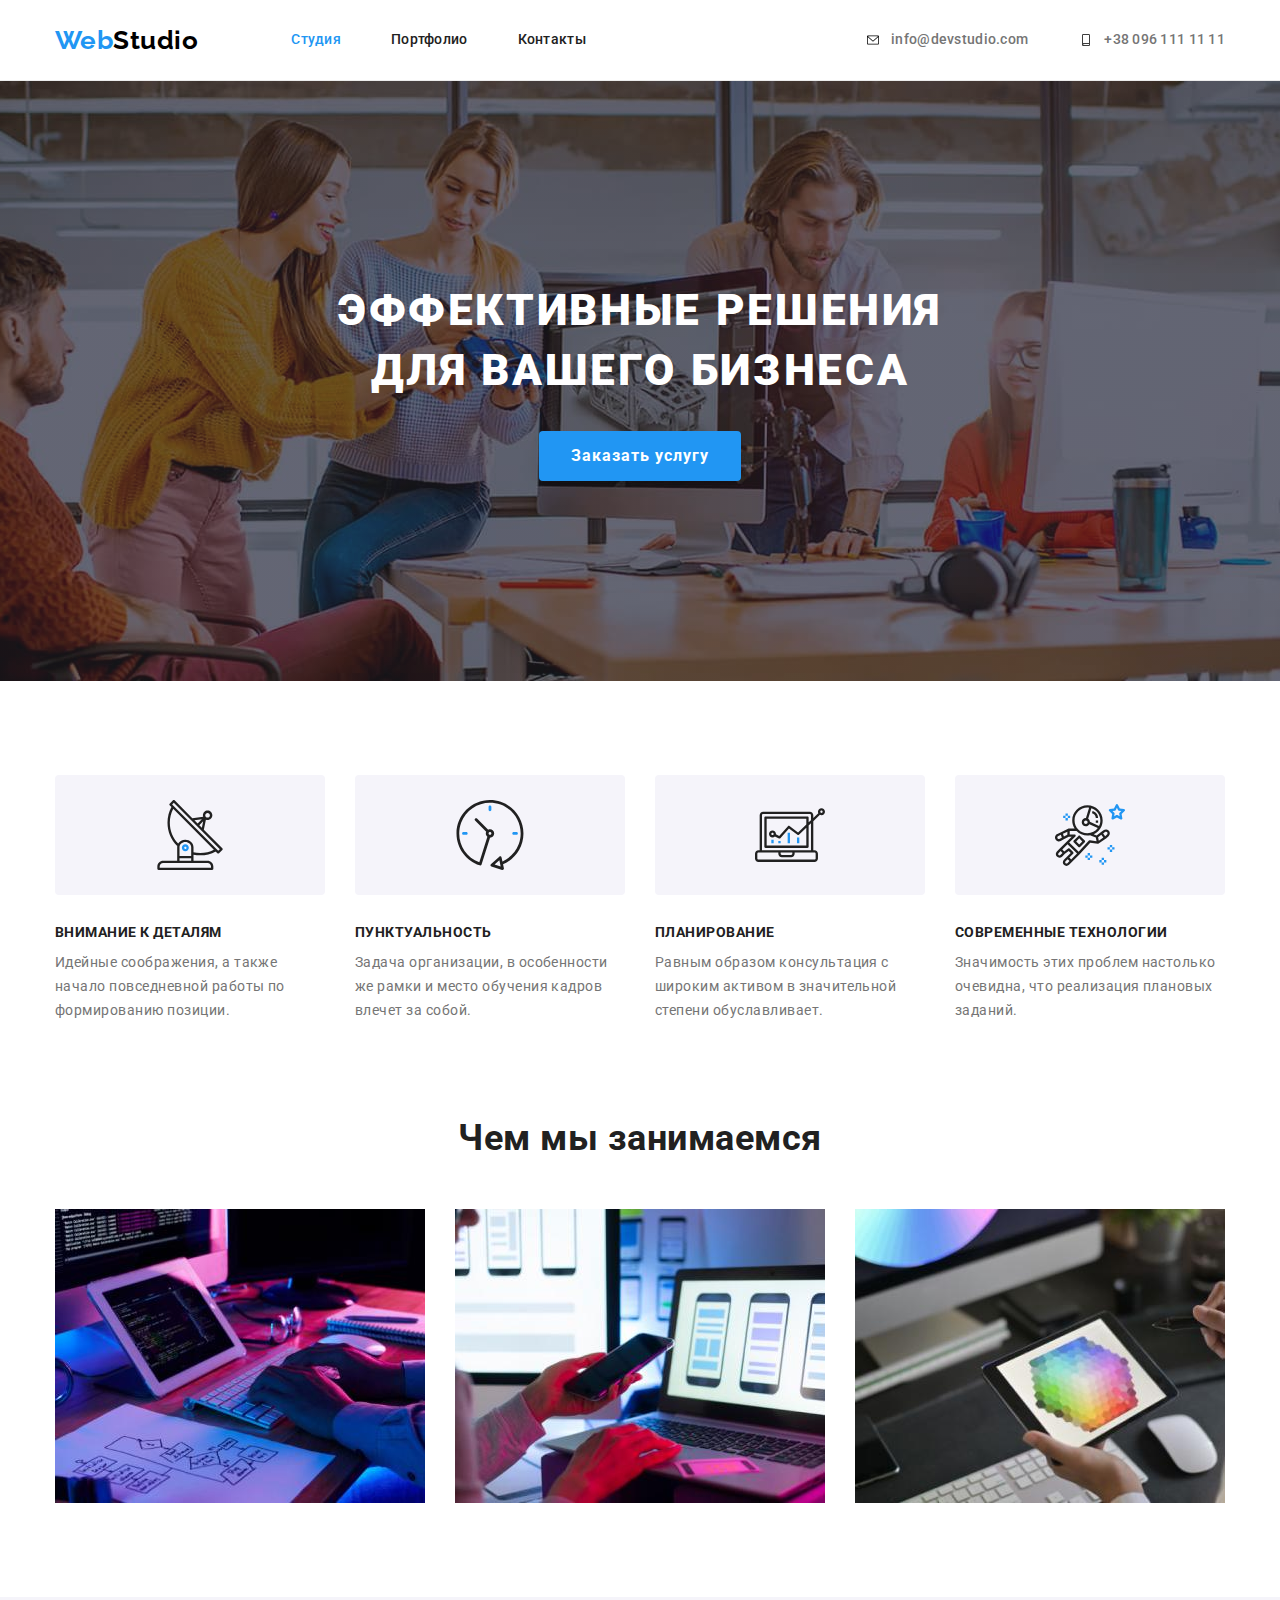
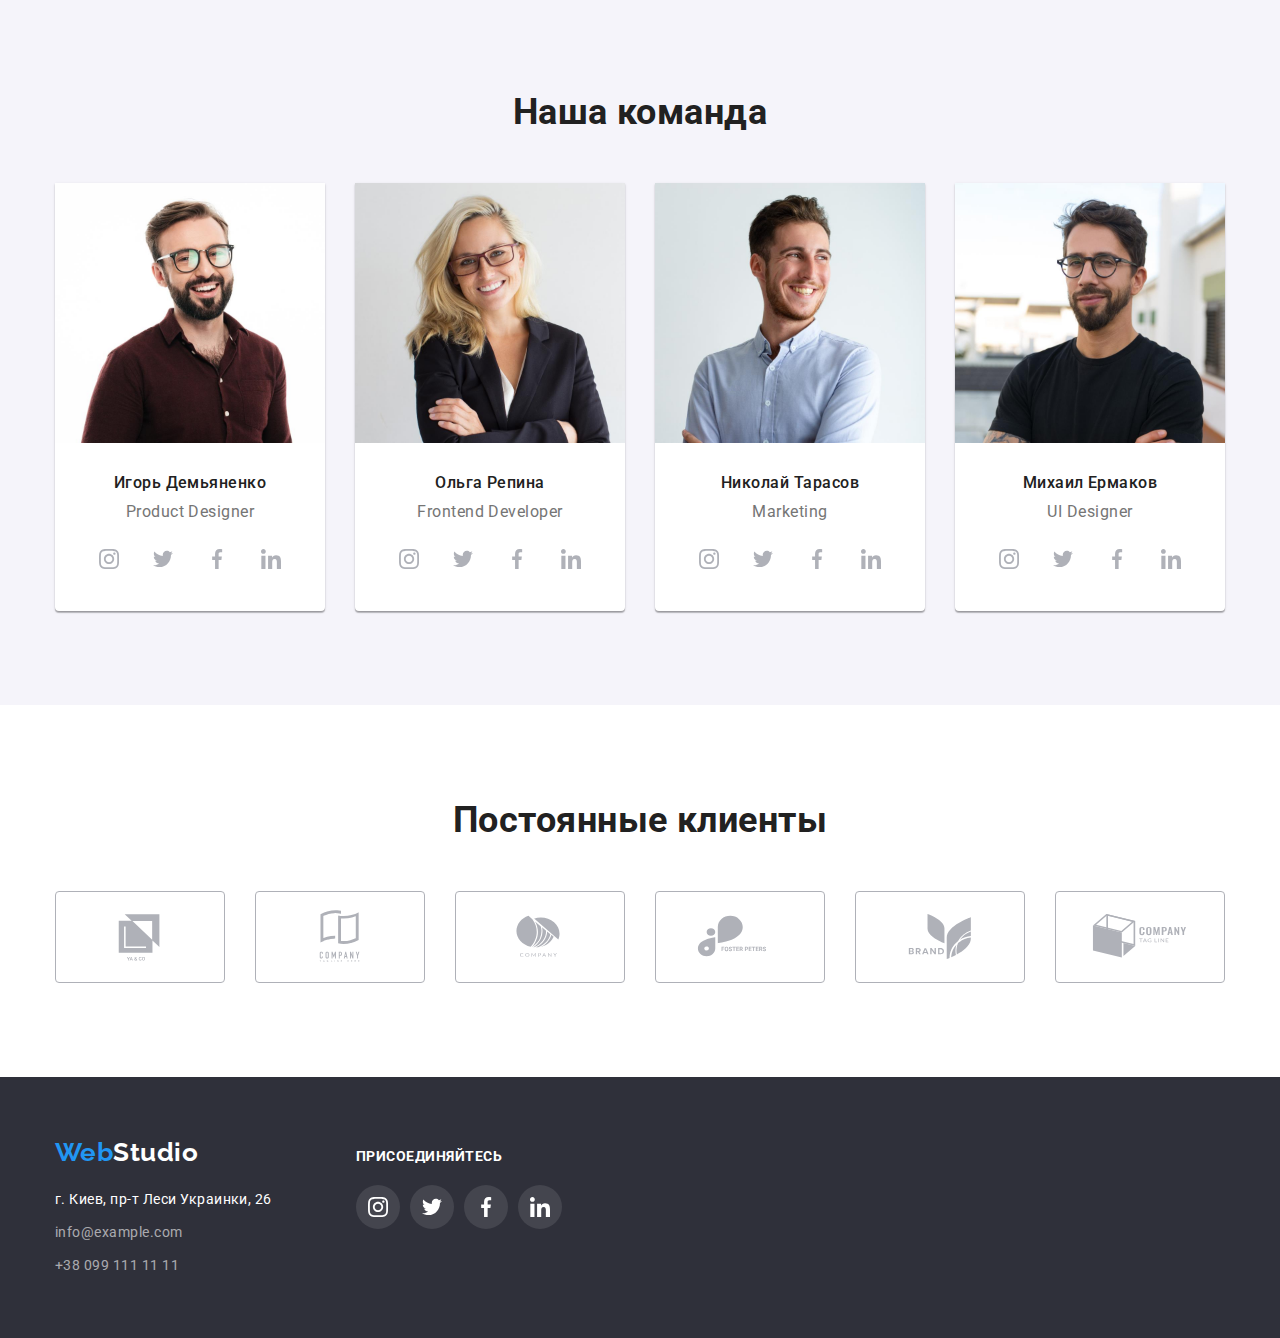
<file: index.html>
<!DOCTYPE html>
<html lang="ru">
  <head>
    <meta charset="UTF-8" />
    <meta http-equiv="X-UA-Compatible" content="IE=edge" />
    <meta name="viewport" content="width=device-width, initial-scale=1.0" />
    <title>Студия</title>
    <link rel="preconnect" href="https://fonts.googleapis.com" />
    <link rel="preconnect" href="https://fonts.gstatic.com" crossorigin />
    <link
      href="https://fonts.googleapis.com/css2?family=Raleway:wght@700&family=Roboto:wght@400;500;700;900&display=swap"
      rel="stylesheet"
    />
    <link
      rel="stylesheet"
      href="https://cdnjs.cloudflare.com/ajax/libs/modern-normalize/1.1.0/modern-normalize.min.css"
    />
    <link rel="stylesheet" href="./css/styles.css" />
  </head>

  <body>
    <!--Шапка -->
    <header class="page-header">
      <div class="container main-nav">
        <a href="./index.html" lang="en" class="logo">
          <span class="accent">Web</span>Studio</a
        >

        <nav>
          <ul class="menu-nav">
            <li class="item">
              <a href="./index.html" class="link current">Студия</a>
            </li>
            <li class="item">
              <a href="./portfolio.html" class="link">Портфолио</a>
            </li>
            <li class="item"><a href="" class="link">Контакты</a></li>
          </ul>
        </nav>

        <ul class="header-contacts">
          <li class="item">
            <a href="mailto:info@devstudio.com" class="link"
              ><svg class="mail-icon">
                <use href="./images/icons.svg#icon-envelope"></use>
              </svg>
              info@devstudio.com</a
            >
          </li>
          <li class="item">
            <a href="tel:+380961111111" class="link"
              ><svg class="mail-icon">
                <use href="./images/icons.svg#icon-smartphone"></use></svg
              >+38 096 111 11 11
            </a>
          </li>
        </ul>
      </div>
    </header>

    <!--Уникальная часть сайта-->
    <main>
      <section class="hero">
        <h1 class="hero-title">Эффективные решения для вашего бизнеса</h1>
        <button type="button" class="button primary">Заказать услугу</button>
      </section>
      <section class="section">
        <div class="container">
          <h2 class="section-title visually-hidden">Особенности</h2>
          <ul class="features">
            <li class="item">
              <div class="features-item-bg">
                <svg class="features-item-icon">
                  <use href="./images/icons.svg#icon-antenna"></use>
                </svg>
              </div>
              <h3 class="title">Внимание к деталям</h3>
              <p class="text">
                Идейные соображения, а также начало повседневной работы по
                формированию позиции.
              </p>
            </li>
            <li class="item">
              <div class="features-item-bg">
                <svg class="features-item-icon">
                  <use href="./images/icons.svg#icon-clock"></use>
                </svg>
              </div>
              <h3 class="title">Пунктуальность</h3>
              <p class="text">
                Задача организации, в особенности же рамки и место обучения
                кадров влечет за собой.
              </p>
            </li>
            <li class="item">
              <div class="features-item-bg">
                <svg class="features-item-icon">
                  <use href="./images/icons.svg#icon-diagram"></use>
                </svg>
              </div>
              <h3 class="title">Планирование</h3>
              <p class="text">
                Равным образом консультация с широким активом в значительной
                степени обуславливает.
              </p>
            </li>
            <li class="item">
              <div class="features-item-bg">
                <svg class="features-item-icon">
                  <use href="./images/icons.svg#icon-astronaut"></use>
                </svg>
              </div>
              <h3 class="title">Современные технологии</h3>
              <p class="text">
                Значимость этих проблем настолько очевидна, что реализация
                плановых заданий.
              </p>
            </li>
          </ul>
        </div>
      </section>
      <section class="section our-work">
        <div class="container">
          <h2 class="section-title">Чем мы занимаемся</h2>
          <ul class="work">
            <li class="item">
              <img
                src="./images/coding.jpg"
                alt="Сотрудник набирает код"
                width="370"
              />
            </li>
            <li class="item">
              <img
                src="./images/smartphone.jpg"
                alt="Сотрудник разрабатывает мобильное приложение"
                width="370"
              />
            </li>
            <li class="item">
              <img
                src="./images/tablet.jpg"
                alt="Сотрудник работает с планшетом"
                width="370"
              />
            </li>
          </ul>
        </div>
      </section>
      <section class="section our-team">
        <div class="container">
          <h2 class="section-title">Наша команда</h2>
          <ul class="team">
            <li class="item">
              <img
                src="./images/demyanenko.jpg"
                alt="Фото Игоря Демьяненко"
                width="270"
              />
              <div class="team-card">
                <h3 class="title">Игорь Демьяненко</h3>
                <p lang="en">Product Designer</p>
              </div>
              <ul class="social-list">
                <li class="social-item">
                  <a href="" class="social-link"
                    ><svg class="social-icon" width="20" height="20">
                      <use href="./images/icons.svg#icon-instagram"></use></svg
                  ></a>
                </li>
                <li class="social-item">
                  <a href="" class="social-link"
                    ><svg class="social-icon" width="20" height="20">
                      <use href="./images/icons.svg#icon-twitter"></use></svg
                  ></a>
                </li>
                <li class="social-item">
                  <a href="" class="social-link"
                    ><svg class="social-icon" width="20" height="20">
                      <use href="./images/icons.svg#icon-facebook"></use></svg
                  ></a>
                </li>
                <li class="social-item">
                  <a href="" class="social-link"
                    ><svg class="social-icon" width="20" height="20">
                      <use href="./images/icons.svg#icon-linkedin"></use></svg
                  ></a>
                </li>
              </ul>
            </li>
            <li class="item">
              <img
                src="./images/repina.jpg"
                alt="Фото Ольги Репиной"
                width="270"
              />
              <div class="team-card">
                <h3 class="title">Ольга Репина</h3>
                <p lang="en">Frontend Developer</p>
              </div>
              <ul class="social-list">
                <li class="social-item">
                  <a href="" class="social-link"
                    ><svg class="social-icon" width="20" height="20">
                      <use href="./images/icons.svg#icon-instagram"></use></svg
                  ></a>
                </li>
                <li class="social-item">
                  <a href="" class="social-link"
                    ><svg class="social-icon" width="20" height="20">
                      <use href="./images/icons.svg#icon-twitter"></use></svg
                  ></a>
                </li>
                <li class="social-item">
                  <a href="" class="social-link"
                    ><svg class="social-icon" width="20" height="20">
                      <use href="./images/icons.svg#icon-facebook"></use></svg
                  ></a>
                </li>
                <li class="social-item">
                  <a href="" class="social-link"
                    ><svg class="social-icon" width="20" height="20">
                      <use href="./images/icons.svg#icon-linkedin"></use></svg
                  ></a>
                </li>
              </ul>
            </li>
            <li class="item">
              <img
                src="./images/tarasov.jpg"
                alt="Фото Николая Тарасова"
                width="270"
              />
              <div class="team-card">
                <h3 class="title">Николай Тарасов</h3>
                <p lang="en">Marketing</p>
              </div>
              <ul class="social-list">
                <li class="social-item">
                  <a href="" class="social-link"
                    ><svg class="social-icon" width="20" height="20">
                      <use href="./images/icons.svg#icon-instagram"></use></svg
                  ></a>
                </li>
                <li class="social-item">
                  <a href="" class="social-link"
                    ><svg class="social-icon" width="20" height="20">
                      <use href="./images/icons.svg#icon-twitter"></use></svg
                  ></a>
                </li>
                <li class="social-item">
                  <a href="" class="social-link"
                    ><svg class="social-icon" width="20" height="20">
                      <use href="./images/icons.svg#icon-facebook"></use></svg
                  ></a>
                </li>
                <li class="social-item">
                  <a href="" class="social-link"
                    ><svg class="social-icon" width="20" height="20">
                      <use href="./images/icons.svg#icon-linkedin"></use></svg
                  ></a>
                </li>
              </ul>
            </li>
            <li class="item">
              <img
                src="./images/yermakov.jpg"
                alt="Фото Михаила Ермакова"
                width="270"
              />
              <div class="team-card">
                <h3 class="title">Михаил Ермаков</h3>
                <p lang="en">UI Designer</p>
              </div>
              <ul class="social-list">
                <li class="social-item">
                  <a href="" class="social-link"
                    ><svg class="social-icon" width="20" height="20">
                      <use href="./images/icons.svg#icon-instagram"></use></svg
                  ></a>
                </li>
                <li class="social-item">
                  <a href="" class="social-link"
                    ><svg class="social-icon" width="20" height="20">
                      <use href="./images/icons.svg#icon-twitter"></use></svg
                  ></a>
                </li>
                <li class="social-item">
                  <a href="" class="social-link"
                    ><svg class="social-icon" width="20" height="20">
                      <use href="./images/icons.svg#icon-facebook"></use></svg
                  ></a>
                </li>
                <li class="social-item">
                  <a href="" class="social-link"
                    ><svg class="social-icon" width="20" height="20">
                      <use href="./images/icons.svg#icon-linkedin"></use></svg
                  ></a>
                </li>
              </ul>
            </li>
          </ul>
        </div>
      </section>
      <section class="section clients">
        <div class="container">
          <h2 class="section-title">Постоянные клиенты</h2>
          <ul class="clients-list">
            <li class="clients-item">
              <a href="" class="clients-link"
                ><svg class="clients-icon" width="106" height="60">
                  <use href="./images/icons.svg#icon-ya-co"></use></svg
              ></a>
            </li>
            <li class="clients-item">
              <a href="" class="clients-link"
                ><svg class="clients-icon" width="106" height="60">
                  <use href="./images/icons.svg#icon-tagline-here"></use></svg
              ></a>
            </li>
            <li class="clients-item">
              <a href="" class="clients-link"
                ><svg class="clients-icon" width="106" height="60">
                  <use href="./images/icons.svg#icon-company"></use></svg
              ></a>
            </li>
            <li class="clients-item">
              <a href="" class="clients-link"
                ><svg class="clients-icon" width="106" height="60">
                  <use href="./images/icons.svg#icon-foster-peters"></use></svg
              ></a>
            </li>
            <li class="clients-item">
              <a href="" class="clients-link"
                ><svg class="clients-icon" width="106" height="60">
                  <use href="./images/icons.svg#icon-brand"></use></svg
              ></a>
            </li>
            <li class="clients-item">
              <a href="" class="clients-link"
                ><svg class="clients-icon" width="106" height="60">
                  <use href="./images/icons.svg#icon-tag-line"></use></svg
              ></a>
            </li>
          </ul>
        </div>
      </section>
    </main>

    <!--Подвал-->
    <footer class="footer">
      <div class="container footer-container">
        <div class="footer-contacts">
          <a href="./index.html" lang="en" class="logo">
            <span class="accent">Web</span>Studio</a
          >
          <address class="address">
            <ul>
              <li class="item">
                <a
                  href="https://goo.gl/maps/eB3fRAmNxH7wxSkm9"
                  target="_blank"
                  rel="norefferer noopener"
                  class="address-link link"
                  >г. Киев, пр-т Леси Украинки, 26</a
                >
              </li>
              <li class="item">
                <a href="mailto:info@example.com" class="address-contacts link"
                  >info@example.com</a
                >
              </li>
              <li class="item">
                <a href="tel:+380991111111" class="address-contacts link"
                  >+38 099 111 11 11</a
                >
              </li>
            </ul>
          </address>
        </div>
        <div class="footer-social">
          <p class="social-text">присоединяйтесь</p>
          <ul class="footer-social-list social-list">
            <li class="social-item">
              <a href="" class="social-link"
                ><svg class="social-icon" width="20" height="20">
                  <use href="./images/icons.svg#icon-instagram"></use></svg
              ></a>
            </li>
            <li class="social-item">
              <a href="" class="social-link"
                ><svg class="social-icon" width="20" height="20">
                  <use href="./images/icons.svg#icon-twitter"></use></svg
              ></a>
            </li>
            <li class="social-item">
              <a href="" class="social-link"
                ><svg class="social-icon" width="20" height="20">
                  <use href="./images/icons.svg#icon-facebook"></use></svg
              ></a>
            </li>
            <li class="social-item">
              <a href="" class="social-link"
                ><svg class="social-icon" width="20" height="20">
                  <use href="./images/icons.svg#icon-linkedin"></use></svg
              ></a>
            </li>
          </ul>
        </div>
      </div>
    </footer>
  </body>
</html>
</file>
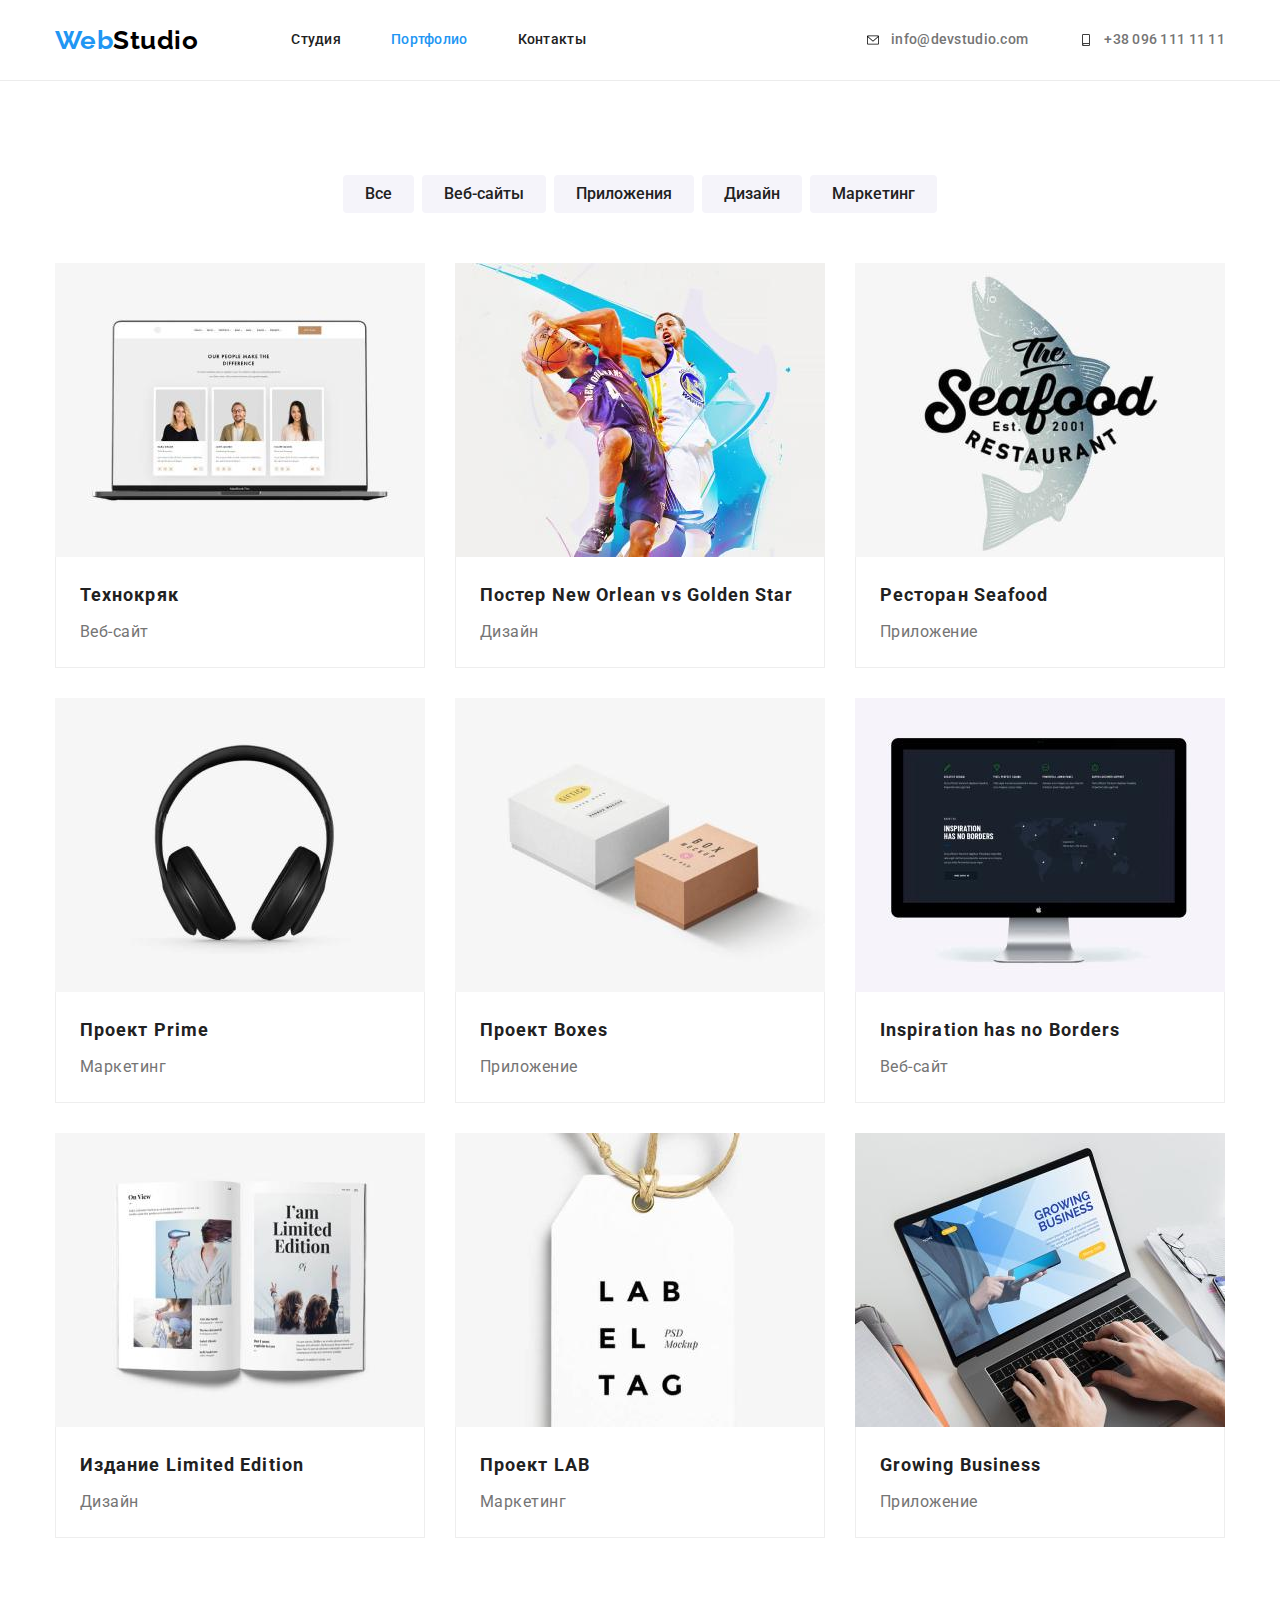
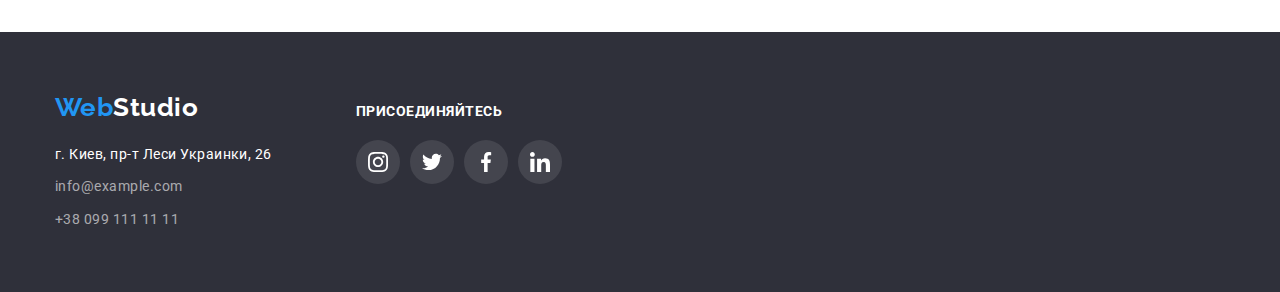
<file: portfolio.html>
<!DOCTYPE html>
<html lang="ru">
  <head>
    <meta charset="UTF-8" />
    <meta http-equiv="X-UA-Compatible" content="IE=edge" />
    <meta name="viewport" content="width=device-width, initial-scale=1.0" />
    <title>Портфолио</title>
    <link rel="preconnect" href="https://fonts.googleapis.com" />
    <link rel="preconnect" href="https://fonts.gstatic.com" crossorigin />
    <link
      href="https://fonts.googleapis.com/css2?family=Raleway:wght@700&family=Roboto:wght@400;500;700;900&display=swap"
      rel="stylesheet"
    />
    <link
      rel="stylesheet"
      href="https://cdnjs.cloudflare.com/ajax/libs/modern-normalize/1.1.0/modern-normalize.min.css"
    />
    <link rel="stylesheet" href="./css/styles.css" />
  </head>
  <body>
    <!--Шапка -->
    <header class="page-header">
      <div class="container main-nav">
        <a href="./index.html" lang="en" class="logo">
          <span class="accent">Web</span>Studio</a
        >

        <nav>
          <ul class="menu-nav">
            <li class="item">
              <a href="./index.html" class="link">Студия</a>
            </li>
            <li class="item">
              <a href="./portfolio.html" class="link current">Портфолио</a>
            </li>
            <li class="item"><a href="" class="link">Контакты</a></li>
          </ul>
        </nav>

        <ul class="header-contacts">
          <li class="item">
            <a href="mailto:info@devstudio.com" class="link"
              ><svg class="mail-icon">
                <use href="./images/icons.svg#icon-envelope"></use>
              </svg>
              info@devstudio.com</a
            >
          </li>
          <li class="item">
            <a href="tel:+380961111111" class="link"
              ><svg class="mail-icon">
                <use href="./images/icons.svg#icon-smartphone"></use></svg
              >+38 096 111 11 11
            </a>
          </li>
        </ul>
      </div>
    </header>

    <!--Уникальная часть сайта-->
    <main>
      <section class="section">
        <div class="container">
          <h1 class="section-title visually-hidden">Портфолио</h1>
          <ul class="filters">
            <li class="item">
              <button type="button" class="button secondary">Все</button>
            </li>
            <li class="item">
              <button type="button" class="button secondary">Веб-сайты</button>
            </li>
            <li class="item">
              <button type="button" class="button secondary">Приложения</button>
            </li>
            <li class="item">
              <button type="button" class="button secondary">Дизайн</button>
            </li>
            <li class="item">
              <button type="button" class="button secondary">Маркетинг</button>
            </li>
          </ul>

          <ul class="portfolio">
            <li class="item">
              <a href="" class="link"
                ><img
                  src="./images/laptop.jpg"
                  alt="Изображение сайта на экране ноутбука"
                  width="370"
                />
                <div class="portfolio-card">
                  <h2 class="title">Технокряк</h2>
                  <p class="text">Веб-сайт</p>
                </div>
              </a>
            </li>
            <li class="item">
              <a href="" class="link"
                ><img
                  src="./images/poster.jpg"
                  alt="Два баскетболиста с мячом"
                  width="370"
                />
                <div class="portfolio-card">
                  <h2 class="title">
                    Постер
                    <span lang="en">New Orlean vs Golden Star</span>
                  </h2>
                  <p class="text">Дизайн</p>
                </div>
              </a>
            </li>
            <li class="item">
              <a href="" class="link"
                ><img
                  src="./images/restourant.jpg"
                  alt="Логотип ресторана"
                  width="370"
                />
                <div class="portfolio-card">
                  <h2 class="title">Ресторан <span lang="en">Seafood</span></h2>
                  <p class="text">Приложение</p>
                </div>
              </a>
            </li>
            <li class="item">
              <a href="" class="link"
                ><img
                  src="./images/headphones.jpg"
                  alt="Наушники"
                  width="370"
                />
                <div class="portfolio-card">
                  <h2 class="title">Проект <span lang="en">Prime</span></h2>
                  <p class="text">Маркетинг</p>
                </div>
              </a>
            </li>
            <li class="item">
              <a href="" class="link"
                ><img src="./images/boxes.jpg" alt="Две коробки" width="370" />
                <div class="portfolio-card">
                  <h2 class="title">Проект <span lang="en">Boxes</span></h2>
                  <p class="text">Приложение</p>
                </div>
              </a>
            </li>
            <li class="item">
              <a href="" class="link"
                ><img src="./images/site.jpg" alt="Сайт" width="370" />
                <div class="portfolio-card">
                  <h2 lang="en" class="title">Inspiration has no Borders</h2>
                  <p class="text">Веб-сайт</p>
                </div>
              </a>
            </li>
            <li class="item">
              <a href="" class="link"
                ><img
                  src="./images/edition.jpg"
                  alt="Разворот издания"
                  width="370"
                />
                <div class="portfolio-card">
                  <h2 class="title">
                    Издание <span lang="en">Limited Edition</span>
                  </h2>
                  <p class="text">Дизайн</p>
                </div>
              </a>
            </li>
            <li class="item">
              <a href="" class="link"
                ><img src="./images/label.jpg" alt="Бирка" width="370" />
                <div class="portfolio-card">
                  <h2 class="title">Проект <span lang="en">LAB</span></h2>
                  <p class="text">Маркетинг</p>
                </div>
              </a>
            </li>
            <li class="item">
              <a href="" class="link"
                ><img
                  src="./images/app.jpg"
                  alt="Приложение на экране ноутбука"
                  width="370"
                />
                <div class="portfolio-card">
                  <h2 lang="en" class="title">Growing Business</h2>
                  <p class="text">Приложение</p>
                </div>
              </a>
            </li>
          </ul>
        </div>
      </section>
    </main>

    <!--Подвал-->
    <footer class="footer">
      <div class="container footer-container">
        <div class="footer-contacts">
          <a href="./index.html" lang="en" class="logo">
            <span class="accent">Web</span>Studio</a
          >
          <address class="address">
            <ul>
              <li class="item">
                <a
                  href="https://goo.gl/maps/eB3fRAmNxH7wxSkm9"
                  target="_blank"
                  rel="norefferer noopener"
                  class="address-link link"
                  >г. Киев, пр-т Леси Украинки, 26</a
                >
              </li>
              <li class="item">
                <a href="mailto:info@example.com" class="address-contacts link"
                  >info@example.com</a
                >
              </li>
              <li class="item">
                <a href="tel:+380991111111" class="address-contacts link"
                  >+38 099 111 11 11</a
                >
              </li>
            </ul>
          </address>
        </div>
        <div class="footer-social">
          <p class="social-text">присоединяйтесь</p>
          <ul class="footer-social-list social-list">
            <li class="social-item">
              <a href="" class="social-link"
                ><svg class="social-icon" width="20" height="20">
                  <use href="./images/icons.svg#icon-instagram"></use></svg
              ></a>
            </li>
            <li class="social-item">
              <a href="" class="social-link"
                ><svg class="social-icon" width="20" height="20">
                  <use href="./images/icons.svg#icon-twitter"></use></svg
              ></a>
            </li>
            <li class="social-item">
              <a href="" class="social-link"
                ><svg class="social-icon" width="20" height="20">
                  <use href="./images/icons.svg#icon-facebook"></use></svg
              ></a>
            </li>
            <li class="social-item">
              <a href="" class="social-link"
                ><svg class="social-icon" width="20" height="20">
                  <use href="./images/icons.svg#icon-linkedin"></use></svg
              ></a>
            </li>
          </ul>
        </div>
      </div>
    </footer>
  </body>
</html>
</file>
<file: css/styles.css>
:root {
  --primary-text-color: #757575;
  --title-text-color: #212121;
  --logo-color: #000000;
  --accent-color: #2196f3;
  --primary-btn-accent: #188ce8;
  --primary-white-color: #ffffff;
  --header-border-color: #ececec;
  --portfolio-border-color: #eeeeee;
  --hero-bg-color: #c4c4c4;
  --bright-bg-color: #f5f4fa;
  --primary-icon-color: #afb1b8;
  --footer-bg-color: #2f303a;
  --footer-contacts-text: rgba(255, 255, 255, 0.6);
  --footer-icon-bg: rgba(255, 255, 255, 0.1);
}
body {
  background-color: var(--primary-white-color);

  color: var(--primary-text-color);
  font-family: 'Roboto', sans-serif;
  letter-spacing: 0.03em;
}
.accent {
  color: var(--accent-color);
}
.link {
  text-decoration: none;
}
ul {
  padding: 0;
  margin: 0;

  list-style: none;
}
img {
  display: block;
}
/* мой личный reset */
h1,
h2,
h3,
p {
  margin-top: 0;
  margin-bottom: 0;
}
.visually-hidden {
  position: absolute;
  white-space: nowrap;
  width: 1px;
  height: 1px;
  overflow: hidden;
  border: 0;
  padding: 0;
  clip: rect(0 0 0 0);
  clip-path: inset(50%);
  margin: -1px;
}

/* section */
.section {
  padding-top: 94px;
  padding-bottom: 94px;
}
.section-title {
  margin-bottom: 50px;

  color: var(--title-text-color);
  font-size: 36px;
  line-height: 1.17;
}

/* button или btn */
.button {
  border: none;
  /* border: transparent; (прозрачная)*/
  border-radius: 4px;

  text-decoration: none;
  cursor: pointer;
}

/* container */
.container {
  width: 1200px;
  padding-left: 15px;
  padding-right: 15px;
  margin-left: auto;
  margin-right: auto;
}

/* шапка */
.page-header {
  border-bottom: 1px solid var(--header-border-color);
}
/* main nav */
.main-nav {
  display: flex;
  align-items: center;
}
/* logo */
.logo {
  color: var(--logo-color);
  font-family: 'Raleway', sans-serif;
  font-weight: 700;
  font-size: 26px;
  line-height: 1.19;
  text-decoration: none;
}
.page-header .logo {
  margin-right: 93px;
}

/* menu nav */
.menu-nav {
  display: flex;
}
.menu-nav .item + .item {
  margin-left: 50px;
}
.menu-nav .link {
  display: block;
  padding-top: 32px;
  padding-bottom: 32px;

  color: var(--title-text-color);
  font-weight: 500;
  font-size: 14px;
  line-height: 1.14;
  letter-spacing: 0.02em;
}
.menu-nav .link.current {
  color: var(--accent-color);
}
.menu-nav .link:hover,
.menu-nav .link:focus {
  color: var(--accent-color);
}
/* contacts */
.header-contacts {
  display: flex;
  margin-left: auto;
}
.header-contacts .item + .item {
  margin-left: 50px;
}

.header-contacts .link {
  display: flex;
  align-items: center;

  /* расширяет поле ховера */
  padding-top: 32px;
  padding-bottom: 32px;

  color: var(--primary-text-color);
  font-weight: 500;
  font-size: 14px;
  line-height: 1.14;
  letter-spacing: 0.02em;
}
.header-contacts .link:hover,
.header-contacts .link:focus {
  color: var(--accent-color);
}
.mail-icon {
  /* display: block; */
  width: 16px;
  height: 12px;
  margin-right: 10px;
}
.header-contacts .link:hover .mail-icon,
.header-contacts .link:focus .mail-icon {
  fill: var(--accent-color);
}

/* Ситили для index.html */
/* hero */
.hero {
  text-align: center;
  padding-top: 200px;
  padding-bottom: 200px;
  background-color: var(--hero-bg-color);

  /* фон-картинка */
  max-width: 1600px;
  min-height: 600px;
  margin-left: auto;
  margin-right: auto;
  background-image: linear-gradient(
      rgba(47, 48, 58, 0.4),
      rgba(47, 48, 58, 0.4)
    ),
    url(../images/web-studio.jpg);
  background-repeat: no-repeat;
  background-position: center;
  background-size: cover;
}
.hero-title {
  width: 696px;
  margin-left: auto;
  margin-right: auto;
  margin-bottom: 30px;

  color: var(--primary-white-color);
  font-weight: 900;
  font-size: 44px;
  line-height: 1.36;
  letter-spacing: 0.06em;
  text-transform: uppercase;
}
.button.primary {
  background-color: var(--accent-color);
  padding-top: 10px;
  padding-bottom: 10px;
  padding-left: 32px;
  padding-right: 32px;
  box-shadow: 0px 4px 4px rgba(0, 0, 0, 0.15);
  min-width: 200px;

  color: var(--primary-white-color);
  font-weight: 700;
  font-size: 16px;
  line-height: 1.87;
  letter-spacing: 0.06em;
}
.button.primary:hover,
.button.primary:focus {
  background-color: var(--primary-btn-accent);
}
/* features */
.features {
  display: flex;
}
.features .item {
  flex-basis: calc((100% - 30px * 3) / 4);
}

.features .item + .item {
  margin-left: 30px;
}
.features-item-bg {
  height: 120px;
  background: var(--bright-bg-color);
  border-radius: 4px;
  padding-top: 25px;
  padding-right: 100px;
  padding-bottom: 25px;
  padding-left: 100px;
  margin-bottom: 30px;
}
.features-item-icon {
  width: 70px;
  height: 70px;
}

.features .title {
  margin-bottom: 10px;

  color: var(--title-text-color);
  font-size: 14px;
  line-height: 1.14;
  text-transform: uppercase;
}
.features .text {
  font-size: 14px;
  line-height: 1.71;
}
/* our-work */
.our-work {
  text-align: center;
  padding-top: 0;
}
.work {
  display: flex;
}
.work .item + .item {
  margin-left: 30px;
}
/* our-team */
.our-team {
  text-align: center;
  background-color: var(--bright-bg-color);

  font-size: 16px;
  line-height: 1.19;
}
.team {
  display: flex;
}
.team .item {
  background: var(--primary-white-color);
  box-shadow: 0px 1px 3px rgba(0, 0, 0, 0.12), 0px 1px 1px rgba(0, 0, 0, 0.14),
    0px 2px 1px rgba(0, 0, 0, 0.2);
  border-radius: 0px 0px 4px 4px;
  padding-bottom: 30px;
}
.team .item + .item {
  margin-left: 30px;
}
.team-card {
  padding-top: 30px;
  padding-bottom: 16px;
}
.team .title {
  margin-bottom: 10px;

  color: var(--title-text-color);
  font-weight: 500;
  font-size: 16px;
}
/* ? .team-social {} */
.social-list {
  display: flex;
  justify-content: center;
}
.social-item {
  width: 44px;
  height: 44px;
  margin-right: 10px;
}
.social-item:last-child {
  margin-right: 0;
}
.social-link {
  width: 100%;
  height: 100%;
  background-color: var(--primary-white-color);
  border-radius: 50%;
  display: flex;
  justify-content: center;
  align-items: center;
}
.social-link:hover,
.social-link:focus {
  background-color: var(--accent-color);
}
.social-icon {
  fill: var(--primary-icon-color);
}
.social-link:hover .social-icon,
.social-link:focus .social-icon {
  fill: var(--primary-white-color);
}
/* clients */
.clients {
  text-align: center;
}
.clients-list {
  display: flex;
  justify-content: center;
}
.clients-item {
  width: 170px;
  height: 92px;
  margin-right: 30px;
}
.clients-item:last-child {
  margin-right: 0;
}
.clients-link {
  width: 100%;
  height: 100%;
  background-color: var(--primary-white-color);
  border: 1px solid var(--primary-icon-color);
  border-radius: 4px;

  display: flex;
  justify-content: center;
  align-items: center;
}
.clients-link:hover,
.clients-link:focus {
  border: 1px solid var(--accent-color);
}
.clients-icon {
  fill: var(--primary-icon-color);
}
.clients-link:hover .clients-icon,
.clients-link:focus .clients-icon {
  fill: var(--accent-color);
}

/* Стили для portfolio.html */
/* filters */
.filters {
  display: flex;
  justify-content: center;
  margin-bottom: 50px;
}
.filters .item + .item {
  margin-left: 8px;
}
/* .filters .item:not(:last-child) {
  margin-right: 8px;
}  аналог*/
.button.secondary {
  background-color: var(--bright-bg-color);
  padding-top: 6px;
  padding-bottom: 6px;
  padding-left: 22px;
  padding-right: 22px;

  color: var(--title-text-color);
  font-weight: 500;
  font-size: 16px;
  line-height: 1.62;
}
.button.secondary:hover,
.button.secondary:focus {
  background-color: var(--accent-color);
  box-shadow: 0px 3px 1px rgba(0, 0, 0, 0.1), 0px 1px 2px rgba(0, 0, 0, 0.08),
    0px 2px 2px rgba(0, 0, 0, 0.12);

  color: var(--primary-white-color);
}
/* portfolio */
.portfolio {
  display: flex;
  flex-wrap: wrap;
}
.portfolio .item {
  flex-basis: calc((100% - 2 * 30px) / 3);
  margin-right: 30px;
  margin-bottom: 30px;
}
.portfolio .item:hover {
  box-shadow: 0px 1px 1px rgba(0, 0, 0, 0.12), 0px 4px 4px rgba(0, 0, 0, 0.06),
    1px 4px 6px rgba(0, 0, 0, 0.16);
}
.portfolio .item:nth-child(3n) {
  margin-right: 0;
}
.portfolio .item:nth-last-child(-n + 3) {
  margin-bottom: 0;
}
.portfolio-card {
  padding-top: 20px;
  padding-right: 24px;
  padding-bottom: 20px;
  padding-left: 24px;
  border-right: 1px solid var(--portfolio-border-color);
  border-bottom: 1px solid var(--portfolio-border-color);
  border-left: 1px solid var(--portfolio-border-color);
}
.portfolio .title {
  margin-bottom: 4px;

  color: var(--title-text-color);
  font-size: 18px;
  line-height: 2;
  letter-spacing: 0.06em;
}
.portfolio .text {
  color: var(--primary-text-color);
  font-size: 16px;
  line-height: 1.87;
}

/* footer */
.footer {
  background-color: var(--footer-bg-color);
  padding-top: 60px;
  padding-bottom: 60px;
}
.footer-container {
  display: flex;
}
.footer .logo {
  color: var(--primary-white-color);
}

.address {
  margin-top: 20px;

  width: 231px;

  font-style: normal;
  font-size: 14px;
  line-height: 1.71;
}
.address .item + .item {
  margin-top: 9px;
}
.address-link {
  /* display: block; */
  color: var(--primary-white-color);
}
.address-contacts {
  display: inline-block;

  color: var(--footer-contacts-text);
}
.address-link:hover,
.address-link:focus,
.address-contacts:hover,
.address-contacts:focus {
  color: var(--accent-color);
}
.footer-social {
  /* ? */
  margin-top: 12px;
  margin-left: 70px;
  width: 206px;
}
.social-text {
  margin-bottom: 20px;

  font-weight: 700;
  font-size: 14px;
  line-height: 1.14;
  text-transform: uppercase;
  color: #ffffff;
}
.footer-social-list .social-link {
  background-color: var(--footer-icon-bg);
}
.footer-social-list .social-icon {
  fill: var(--primary-white-color);
}
.footer-social-list .social-link:hover,
.footer-social-list .social-link:focus {
  background-color: var(--accent-color);
}
</file>
